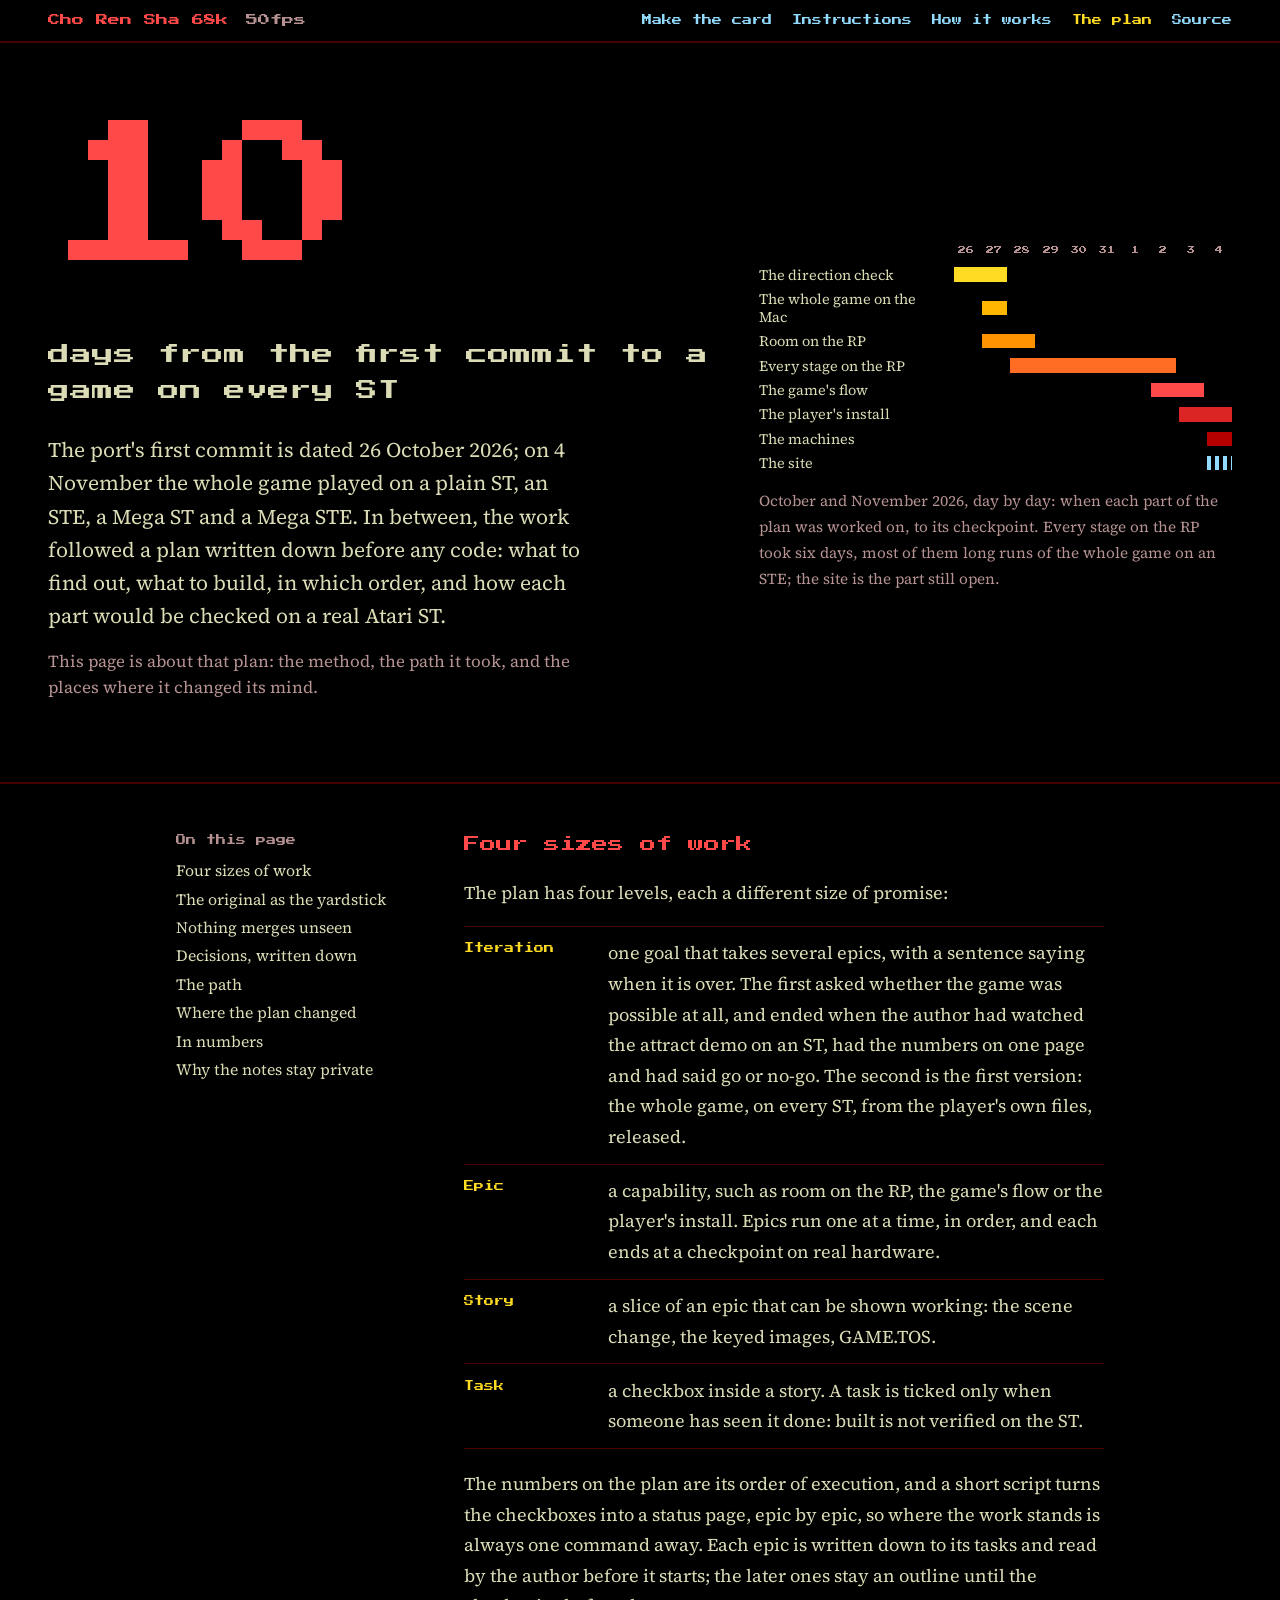
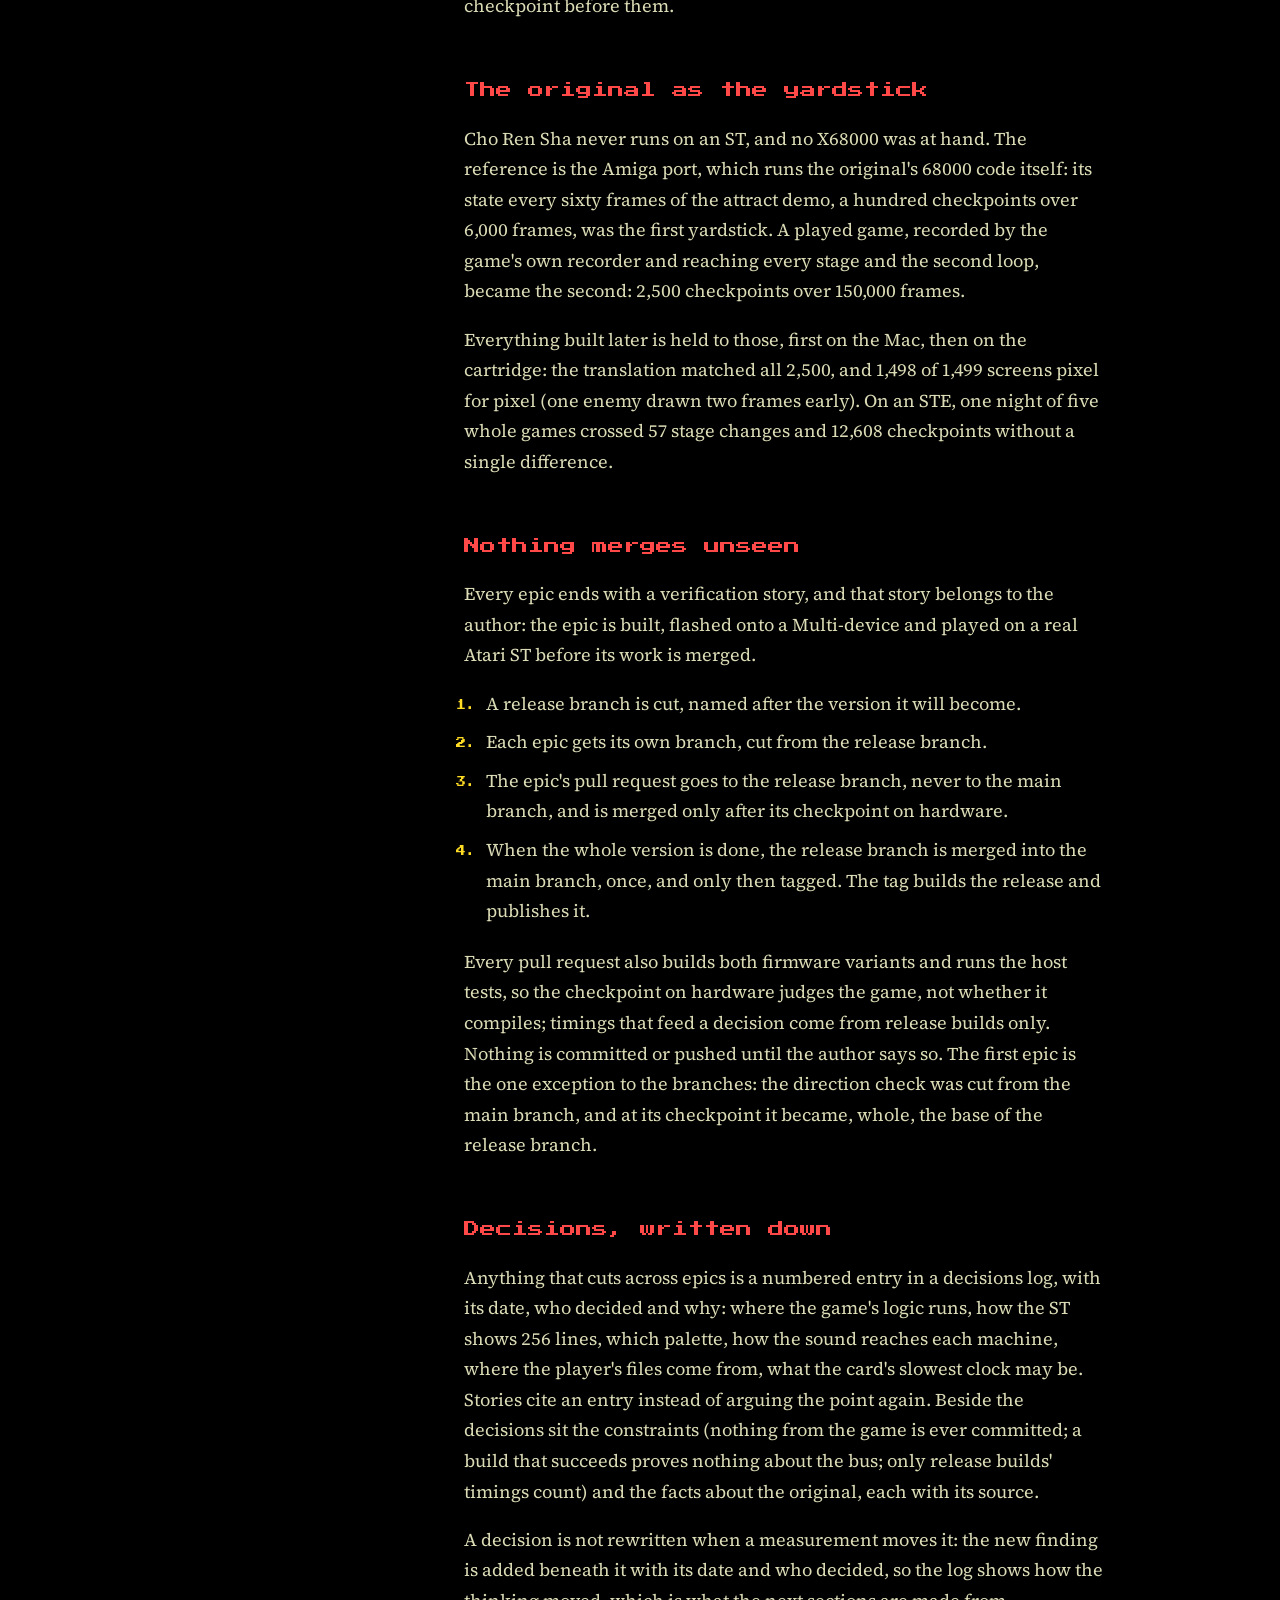
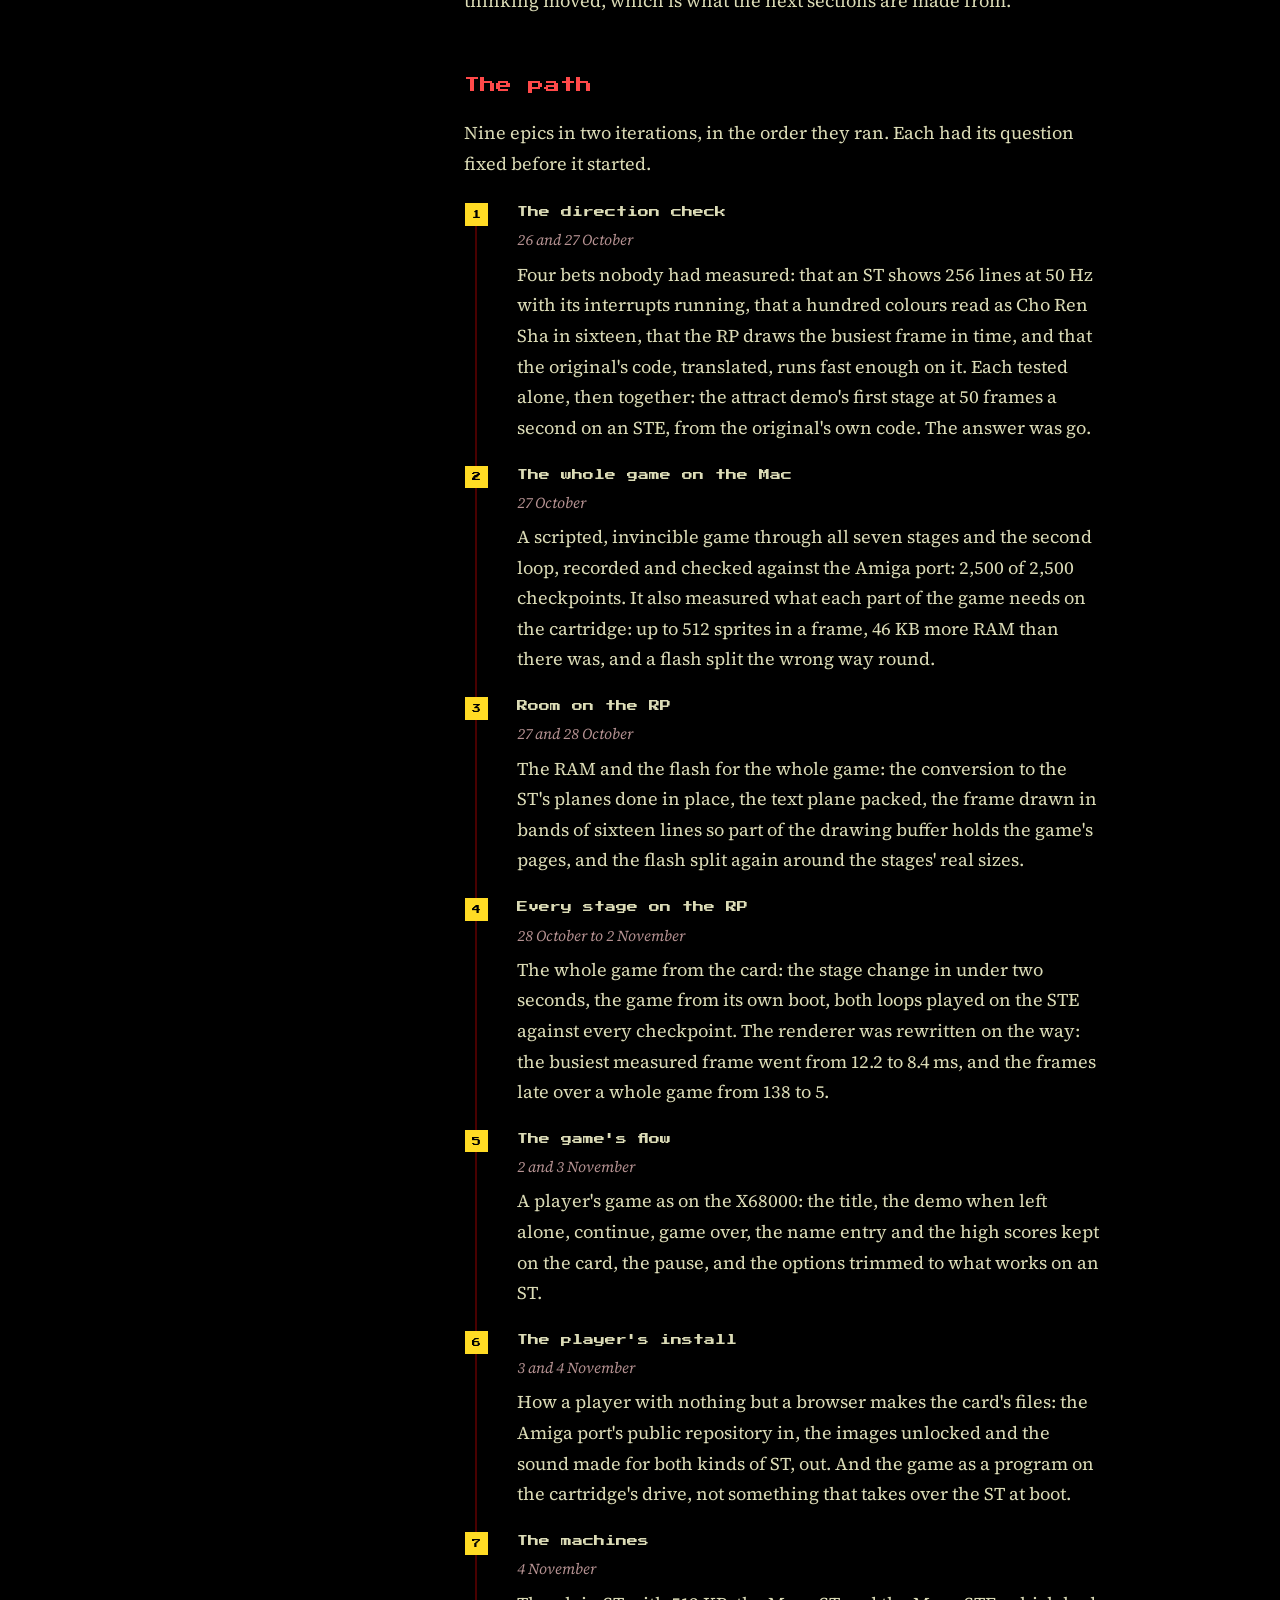
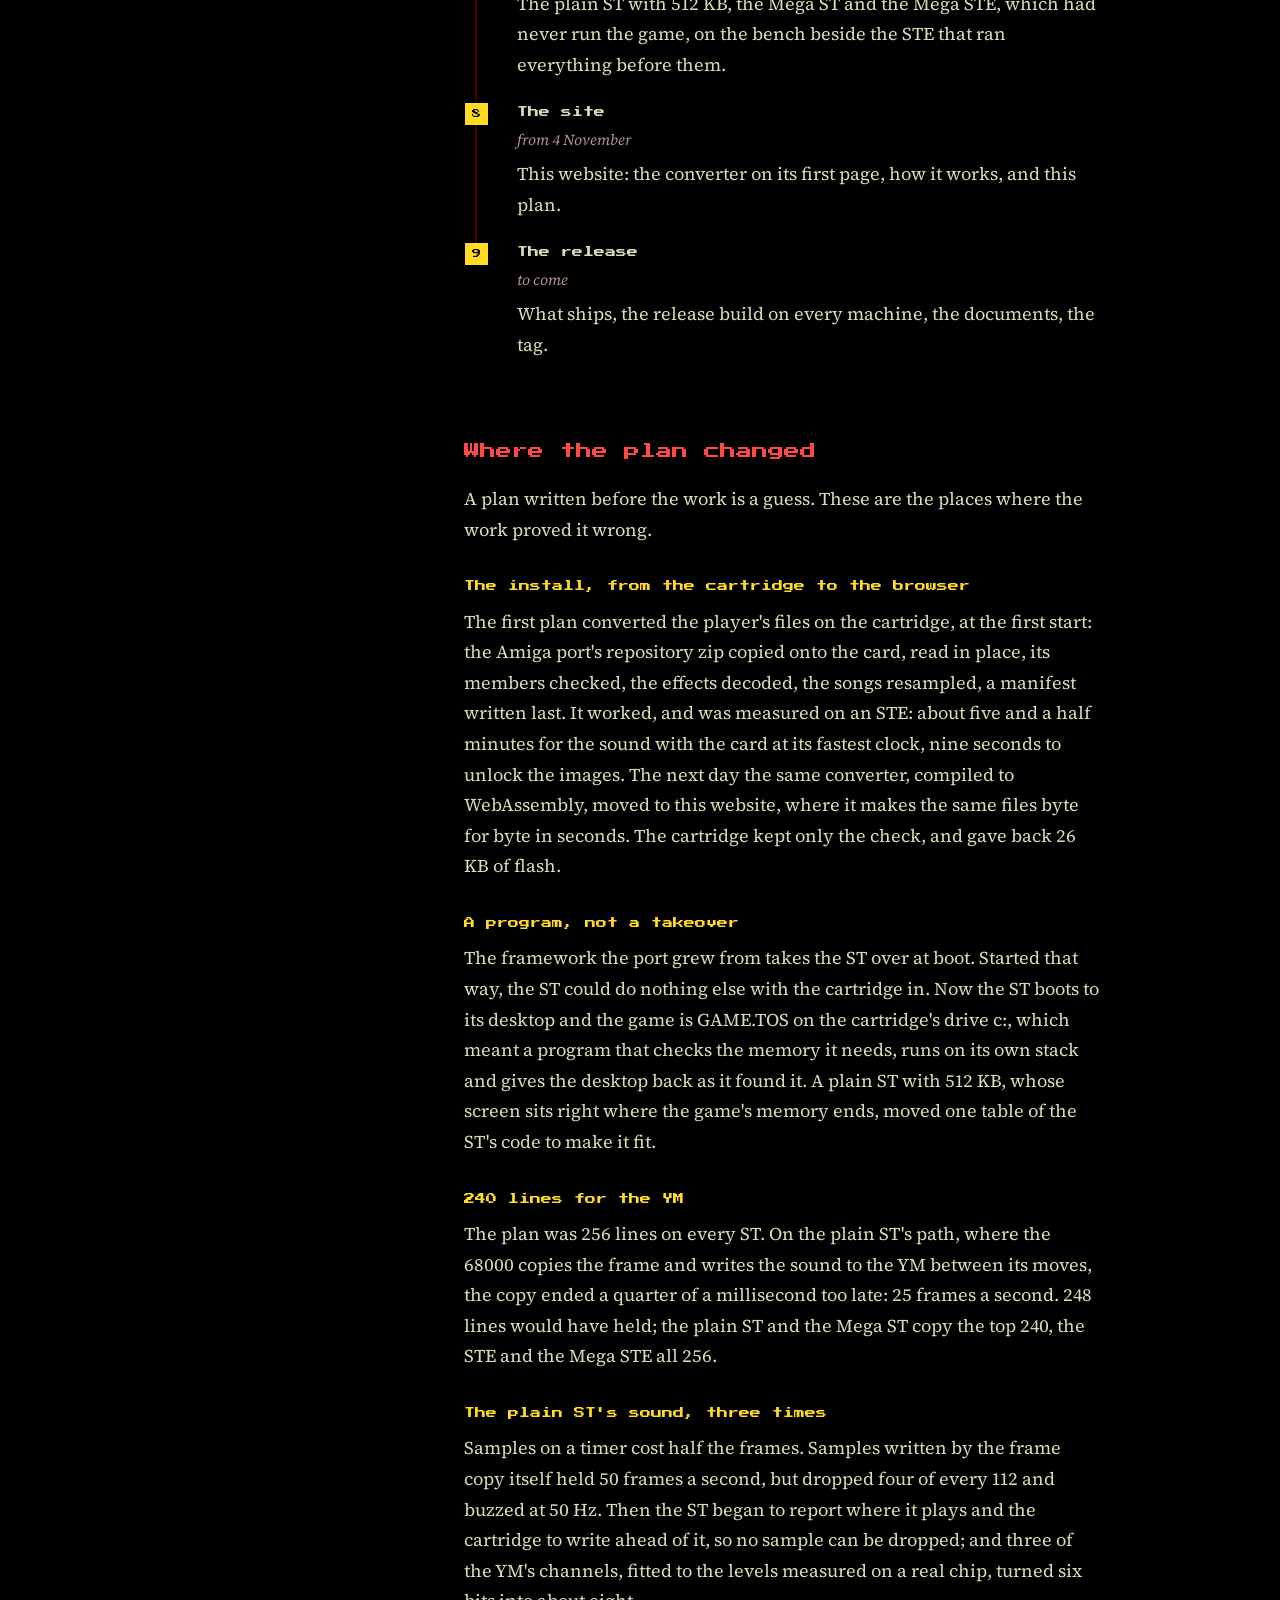
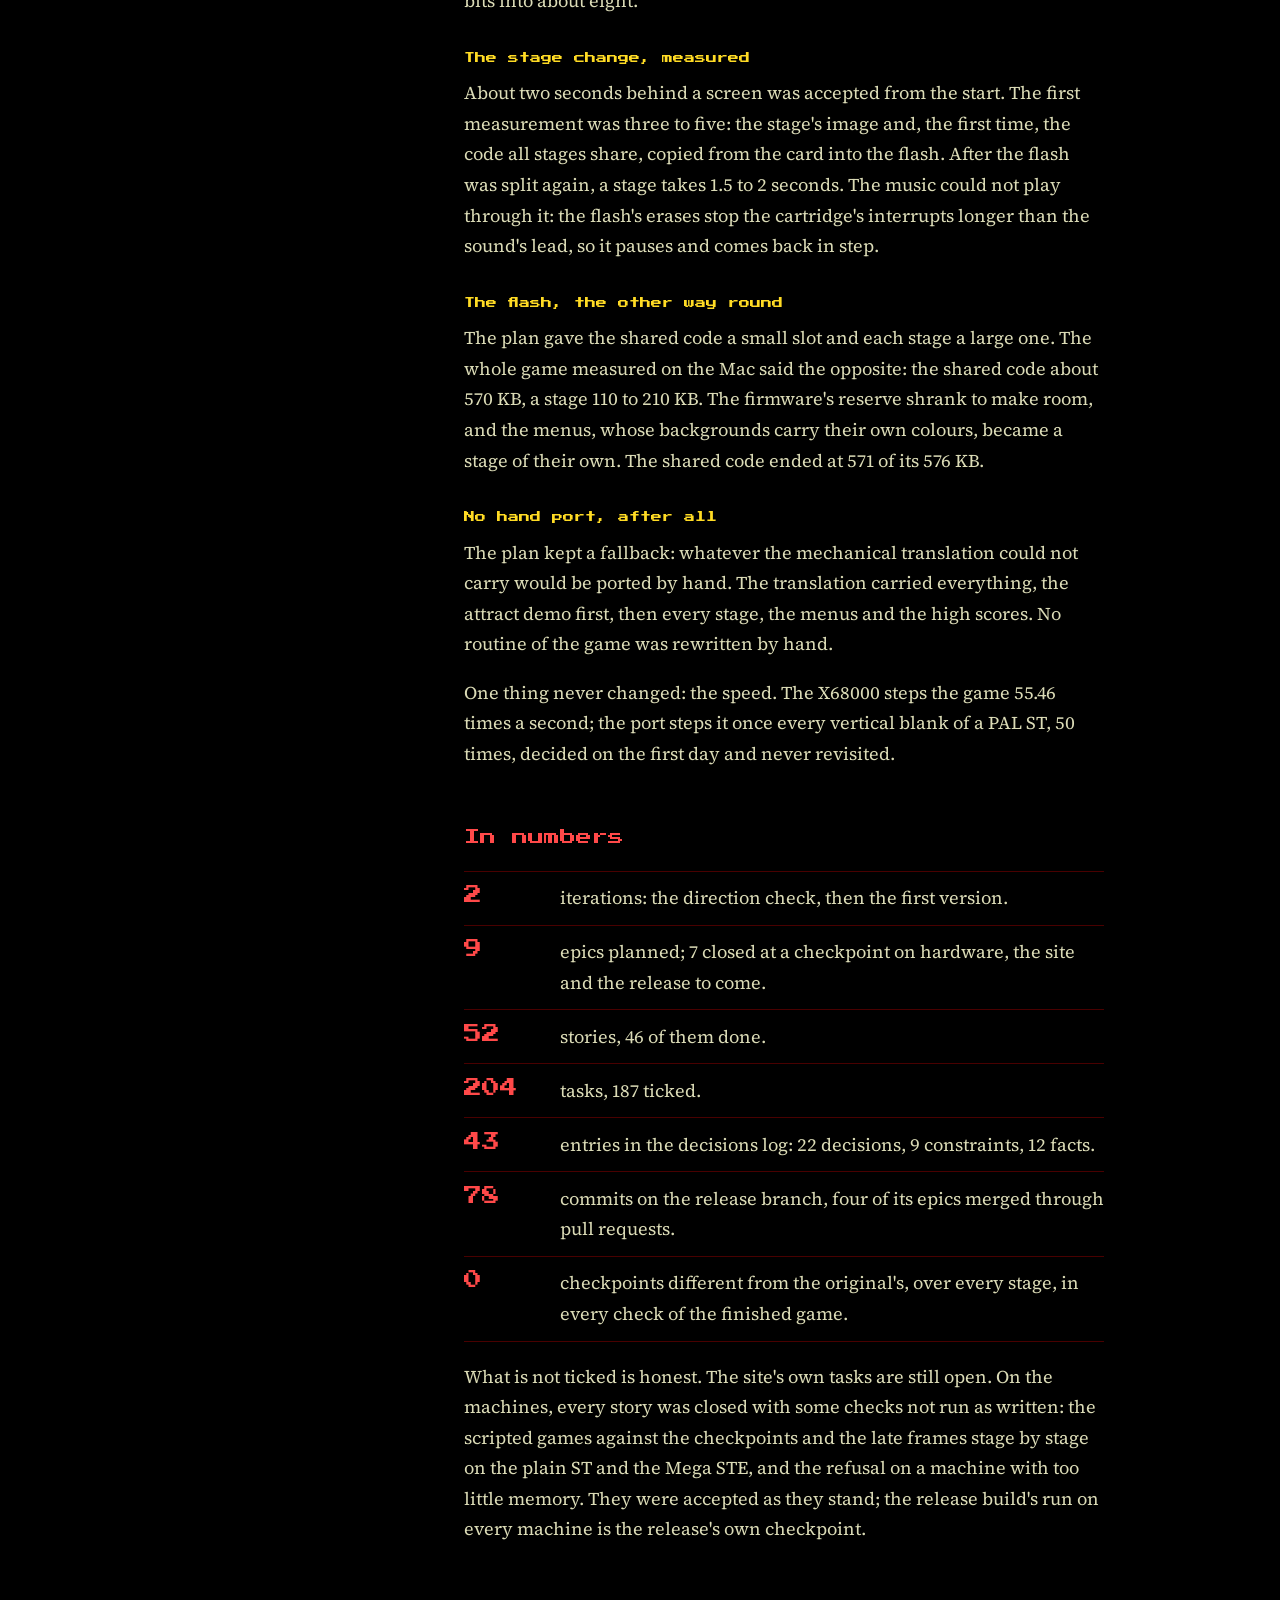
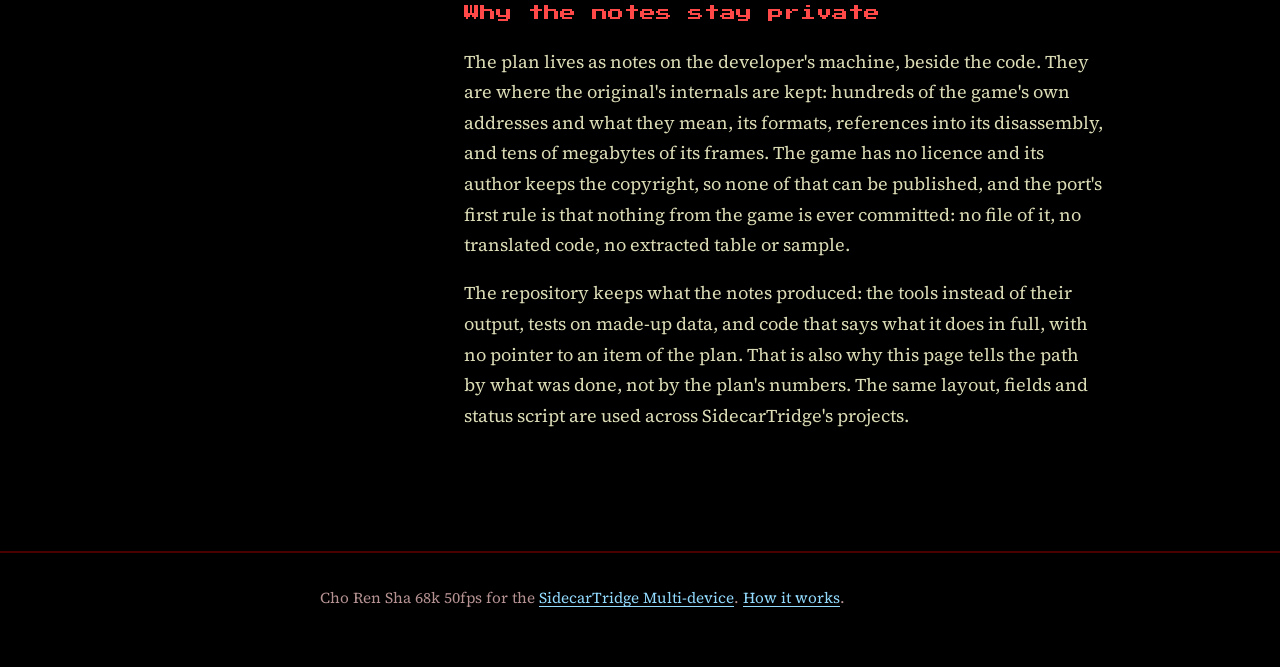
<file: site/plan.html>
<!doctype html>
<html lang="en">
<head>
<meta charset="utf-8">
<meta name="viewport" content="width=device-width, initial-scale=1">
<title>Cho Ren Sha 68k: how the work was planned</title>
<meta name="description" content="Ten days from the first commit: how the Atari ST port of Cho Ren Sha 68k was planned in iterations, epics, stories and tasks, checked against the original at every step, and how the plan changed on the way.">
<meta property="og:title" content="Cho Ren Sha 68k: how the work was planned">
<meta property="og:description" content="Ten days, nine epics, 204 tasks: the method behind the 50 fps port, and how the plan changed on the way.">
<meta property="og:image" content="https://chorensha.sidecartridge.com/images/icon.png">
<meta property="og:url" content="https://chorensha.sidecartridge.com/plan.html">
<link rel="canonical" href="https://chorensha.sidecartridge.com/plan.html">
<link rel="icon" href="images/icon.png">
<link rel="preload" href="fonts/press-start-2p.woff2" as="font" type="font/woff2" crossorigin>
<link rel="stylesheet" href="site.css">
<link rel="stylesheet" href="vendor/cookieconsent.css">
<script src="vendor/cookieconsent.js"></script>
<script src="consent.js"></script>
<!-- Google Analytics, as on the article's page: only after consent, only on *.sidecartridge.com. -->
<script type="text/plain" data-cookiecategory="analytics">
    (function () {
        var GA_ID = 'G-6VT9RXTJ2N';
        if (!/(^|\.)sidecartridge\.com$/.test(location.hostname)) return;
        var s = document.createElement('script');
        s.async = true;
        s.src = 'https://www.googletagmanager.com/gtag/js?id=' + GA_ID;
        document.head.appendChild(s);
        window.dataLayer = window.dataLayer || [];
        window.gtag = function () { dataLayer.push(arguments); };
        gtag('js', new Date());
        gtag('config', GA_ID);
    })();
</script>
</head>
<body>
<a class="skip" href="#start">Skip to the plan</a>

<header class="top">
  <a class="name" href="index.html">Cho Ren Sha 68k <span>50fps</span></a>
  <nav aria-label="Links">
    <a href="index.html#convert">Make the card</a>
    <a href="play.html">Instructions</a>
    <a href="index.html#how">How it works</a>
    <a href="plan.html" aria-current="page">The plan</a>
    <a href="https://github.com/sidecartridge/md-chorensha">Source</a>
  </nav>
</header>

<section class="hero plan-hero" id="top">
  <div class="hero-text">
    <h1 class="title"><span class="big">10</span> days from the first commit to a game on every ST</h1>
    <p class="lede">The port's first commit is dated 26 October 2026; on 4 November the whole game
    played on a plain ST, an STE, a Mega ST and a Mega STE. In between, the work followed a plan
    written down before any code: what to find out, what to build, in which order, and how each
    part would be checked on a real Atari ST.</p>
    <p class="lede small">This page is about that plan: the method, the path it took, and the
    places where it changed its mind.</p>
  </div>
  <figure class="days" aria-labelledby="days-cap">
    <div class="days-grid" role="img" aria-label="When each part of the plan was worked on, from 26 October to 4 November">
      <span class="d-head" style="grid-column:2">26</span><span class="d-head" style="grid-column:3">27</span><span class="d-head" style="grid-column:4">28</span><span class="d-head" style="grid-column:5">29</span><span class="d-head" style="grid-column:6">30</span><span class="d-head" style="grid-column:7">31</span><span class="d-head" style="grid-column:8">1</span><span class="d-head" style="grid-column:9">2</span><span class="d-head" style="grid-column:10">3</span><span class="d-head" style="grid-column:11">4</span>
      <span class="d-row">The direction check</span><span class="d-bar r1" style="grid-column:2 / 4"></span>
      <span class="d-row">The whole game on the Mac</span><span class="d-bar r2" style="grid-column:3 / 4"></span>
      <span class="d-row">Room on the RP</span><span class="d-bar r3" style="grid-column:3 / 5"></span>
      <span class="d-row">Every stage on the RP</span><span class="d-bar r4" style="grid-column:4 / 10"></span>
      <span class="d-row">The game's flow</span><span class="d-bar r5" style="grid-column:9 / 11"></span>
      <span class="d-row">The player's install</span><span class="d-bar r6" style="grid-column:10 / 12"></span>
      <span class="d-row">The machines</span><span class="d-bar r7" style="grid-column:11 / 12"></span>
      <span class="d-row">The site</span><span class="d-bar r8 open" style="grid-column:11 / 12"></span>
    </div>
    <figcaption id="days-cap">October and November 2026, day by day: when each part of the plan
    was worked on, to its checkpoint. Every stage on the RP took six days, most of them long runs
    of the whole game on an STE; the site is the part still open.</figcaption>
  </figure>
</section>

<div class="layout">
<nav class="contents" aria-label="Contents">
  <p class="contents-title">On this page</p>
  <ol>
    <li><a href="#units">Four sizes of work</a></li>
    <li><a href="#oracle">The original as the yardstick</a></li>
    <li><a href="#checkpoints">Nothing merges unseen</a></li>
    <li><a href="#decisions">Decisions, written down</a></li>
    <li><a href="#path">The path</a></li>
    <li><a href="#changes">Where the plan changed</a></li>
    <li><a href="#numbers">In numbers</a></li>
    <li><a href="#private">Why the notes stay private</a></li>
  </ol>
</nav>

<main id="start">

<section id="units">
<h2>Four sizes of work</h2>
<p>The plan has four levels, each a different size of promise:</p>
<dl class="facts">
  <div><dt>Iteration</dt><dd>one goal that takes several epics, with a sentence saying when it is over. The first asked whether the game was possible at all, and ended when the author had watched the attract demo on an ST, had the numbers on one page and had said go or no-go. The second is the first version: the whole game, on every ST, from the player's own files, released.</dd></div>
  <div><dt>Epic</dt><dd>a capability, such as room on the RP, the game's flow or the player's install. Epics run one at a time, in order, and each ends at a checkpoint on real hardware.</dd></div>
  <div><dt>Story</dt><dd>a slice of an epic that can be shown working: the scene change, the keyed images, GAME.TOS.</dd></div>
  <div><dt>Task</dt><dd>a checkbox inside a story. A task is ticked only when someone has seen it done: built is not verified on the ST.</dd></div>
</dl>
<p>The numbers on the plan are its order of execution, and a short script turns the checkboxes
into a status page, epic by epic, so where the work stands is always one command away. Each epic
is written down to its tasks and read by the author before it starts; the later ones stay an
outline until the checkpoint before them.</p>
</section>

<section id="oracle">
<h2>The original as the yardstick</h2>
<p>Cho Ren Sha never runs on an ST, and no X68000 was at hand. The reference is the Amiga port,
which runs the original's 68000 code itself: its state every sixty frames of the attract demo,
a hundred checkpoints over 6,000 frames, was the first yardstick. A played game, recorded by the
game's own recorder and reaching every stage and the second loop, became the second: 2,500
checkpoints over 150,000 frames.</p>
<p>Everything built later is held to those, first on the Mac, then on the cartridge: the
translation matched all 2,500, and 1,498 of 1,499 screens pixel for pixel (one enemy drawn two
frames early). On an STE, one night of five whole games crossed 57 stage changes and 12,608
checkpoints without a single difference.</p>
</section>

<section id="checkpoints">
<h2>Nothing merges unseen</h2>
<p>Every epic ends with a verification story, and that story belongs to the author: the epic is
built, flashed onto a Multi-device and played on a real Atari ST before its work is merged.</p>
<ol class="steps">
  <li>A release branch is cut, named after the version it will become.</li>
  <li>Each epic gets its own branch, cut from the release branch.</li>
  <li>The epic's pull request goes to the release branch, never to the main branch, and is merged
  only after its checkpoint on hardware.</li>
  <li>When the whole version is done, the release branch is merged into the main branch, once, and
  only then tagged. The tag builds the release and publishes it.</li>
</ol>
<p>Every pull request also builds both firmware variants and runs the host tests, so the
checkpoint on hardware judges the game, not whether it compiles; timings that feed a decision
come from release builds only. Nothing is committed or pushed until the author says so. The
first epic is the one exception to the branches: the direction check was cut from the main
branch, and at its checkpoint it became, whole, the base of the release branch.</p>
</section>

<section id="decisions">
<h2>Decisions, written down</h2>
<p>Anything that cuts across epics is a numbered entry in a decisions log, with its date, who
decided and why: where the game's logic runs, how the ST shows 256 lines, which palette, how the
sound reaches each machine, where the player's files come from, what the card's slowest clock may
be. Stories cite an entry instead of arguing the point again. Beside the decisions sit the
constraints (nothing from the game is ever committed; a build that succeeds proves nothing about
the bus; only release builds' timings count) and the facts about the original, each with its
source.</p>
<p>A decision is not rewritten when a measurement moves it: the new finding is added beneath it
with its date and who decided, so the log shows how the thinking moved, which is what the next
sections are made from.</p>
</section>

<section id="path">
<h2>The path</h2>
<p>Nine epics in two iterations, in the order they ran. Each had its question fixed before it
started.</p>
<ol class="path">
  <li>
    <h3>The direction check</h3>
    <p class="when">26 and 27 October</p>
    <p>Four bets nobody had measured: that an ST shows 256 lines at 50 Hz with its interrupts
    running, that a hundred colours read as Cho Ren Sha in sixteen, that the RP draws the busiest
    frame in time, and that the original's code, translated, runs fast enough on it. Each tested
    alone, then together: the attract demo's first stage at 50 frames a second on an STE, from the
    original's own code. The answer was go.</p>
  </li>
  <li>
    <h3>The whole game on the Mac</h3>
    <p class="when">27 October</p>
    <p>A scripted, invincible game through all seven stages and the second loop, recorded and
    checked against the Amiga port: 2,500 of 2,500 checkpoints. It also measured what each part
    of the game needs on the cartridge: up to 512 sprites in a frame, 46 KB more RAM than there
    was, and a flash split the wrong way round.</p>
  </li>
  <li>
    <h3>Room on the RP</h3>
    <p class="when">27 and 28 October</p>
    <p>The RAM and the flash for the whole game: the conversion to the ST's planes done in place,
    the text plane packed, the frame drawn in bands of sixteen lines so part of the drawing buffer
    holds the game's pages, and the flash split again around the stages' real sizes.</p>
  </li>
  <li>
    <h3>Every stage on the RP</h3>
    <p class="when">28 October to 2 November</p>
    <p>The whole game from the card: the stage change in under two seconds, the game from its own
    boot, both loops played on the STE against every checkpoint. The renderer was rewritten on
    the way: the busiest measured frame went from 12.2 to 8.4 ms, and the frames late over a
    whole game from 138 to 5.</p>
  </li>
  <li>
    <h3>The game's flow</h3>
    <p class="when">2 and 3 November</p>
    <p>A player's game as on the X68000: the title, the demo when left alone, continue, game
    over, the name entry and the high scores kept on the card, the pause, and the options trimmed
    to what works on an ST.</p>
  </li>
  <li>
    <h3>The player's install</h3>
    <p class="when">3 and 4 November</p>
    <p>How a player with nothing but a browser makes the card's files: the Amiga port's public
    repository in, the images unlocked and the sound made for both kinds of ST, out. And the game
    as a program on the cartridge's drive, not something that takes over the ST at boot.</p>
  </li>
  <li>
    <h3>The machines</h3>
    <p class="when">4 November</p>
    <p>The plain ST with 512 KB, the Mega ST and the Mega STE, which had never run the game, on
    the bench beside the STE that ran everything before them.</p>
  </li>
  <li>
    <h3>The site</h3>
    <p class="when">from 4 November</p>
    <p>This website: the converter on its first page, how it works, and this plan.</p>
  </li>
  <li>
    <h3>The release</h3>
    <p class="when">to come</p>
    <p>What ships, the release build on every machine, the documents, the tag.</p>
  </li>
</ol>
</section>

<section id="changes">
<h2>Where the plan changed</h2>
<p>A plan written before the work is a guess. These are the places where the work proved it
wrong.</p>

<h3 class="turn">The install, from the cartridge to the browser</h3>
<p>The first plan converted the player's files on the cartridge, at the first start: the Amiga
port's repository zip copied onto the card, read in place, its members checked, the effects
decoded, the songs resampled, a manifest written last. It worked, and was measured on an STE:
about five and a half minutes for the sound with the card at its fastest clock, nine seconds to
unlock the images. The next day the same converter, compiled to WebAssembly, moved to this
website, where it makes the same files byte for byte in seconds. The cartridge kept only the check,
and gave back 26 KB of flash.</p>

<h3 class="turn">A program, not a takeover</h3>
<p>The framework the port grew from takes the ST over at boot. Started that way, the ST could do
nothing else with the cartridge in. Now the ST boots to its desktop and the game is GAME.TOS on
the cartridge's drive c:, which meant a program that checks the memory it needs, runs on its own
stack and gives the desktop back as it found it. A plain ST with 512 KB, whose screen sits right
where the game's memory ends, moved one table of the ST's code to make it fit.</p>

<h3 class="turn">240 lines for the YM</h3>
<p>The plan was 256 lines on every ST. On the plain ST's path, where the 68000 copies the frame
and writes the sound to the YM between its moves, the copy ended a quarter of a millisecond too
late: 25 frames a second. 248 lines would have held; the plain ST and the Mega ST copy the top
240, the STE and the Mega STE all 256.</p>

<h3 class="turn">The plain ST's sound, three times</h3>
<p>Samples on a timer cost half the frames. Samples written by the frame copy itself held 50
frames a second, but dropped four of every 112 and buzzed at 50 Hz. Then the ST began to report
where it plays and the cartridge to write ahead of it, so no sample can be dropped; and three of
the YM's channels, fitted to the levels measured on a real chip, turned six bits into about
eight.</p>

<h3 class="turn">The stage change, measured</h3>
<p>About two seconds behind a screen was accepted from the start. The first measurement was three
to five: the stage's image and, the first time, the code all stages share, copied from the card
into the flash. After the flash was split again, a stage takes 1.5 to 2 seconds. The music could
not play through it: the flash's erases stop the cartridge's interrupts longer than the sound's
lead, so it pauses and comes back in step.</p>

<h3 class="turn">The flash, the other way round</h3>
<p>The plan gave the shared code a small slot and each stage a large one. The whole game measured
on the Mac said the opposite: the shared code about 570 KB, a stage 110 to 210 KB. The firmware's
reserve shrank to make room, and the menus, whose backgrounds carry their own colours, became a
stage of their own. The shared code ended at 571 of its 576 KB.</p>

<h3 class="turn">No hand port, after all</h3>
<p>The plan kept a fallback: whatever the mechanical translation could not carry would be ported
by hand. The translation carried everything, the attract demo first, then every stage, the
menus and the high scores. No routine of the game was rewritten by hand.</p>

<p>One thing never changed: the speed. The X68000 steps the game 55.46 times a second; the port
steps it once every vertical blank of a PAL ST, 50 times, decided on the first day and never
revisited.</p>
</section>

<section id="numbers">
<h2>In numbers</h2>
<dl class="facts tally">
  <div><dt>2</dt><dd>iterations: the direction check, then the first version.</dd></div>
  <div><dt>9</dt><dd>epics planned; 7 closed at a checkpoint on hardware, the site and the release to come.</dd></div>
  <div><dt>52</dt><dd>stories, 46 of them done.</dd></div>
  <div><dt>204</dt><dd>tasks, 187 ticked.</dd></div>
  <div><dt>43</dt><dd>entries in the decisions log: 22 decisions, 9 constraints, 12 facts.</dd></div>
  <div><dt>78</dt><dd>commits on the release branch, four of its epics merged through pull requests.</dd></div>
  <div><dt>0</dt><dd>checkpoints different from the original's, over every stage, in every check of the finished game.</dd></div>
</dl>
<p>What is not ticked is honest. The site's own tasks are still open. On the machines, every story
was closed with some checks not run as written: the scripted games against the checkpoints and
the late frames stage by stage on the plain ST and the Mega STE, and the refusal on a machine
with too little memory. They were accepted as they stand; the release build's run on every machine
is the release's own checkpoint.</p>
</section>

<section id="private">
<h2>Why the notes stay private</h2>
<p>The plan lives as notes on the developer's machine, beside the code. They are where the
original's internals are kept: hundreds of the game's own addresses and what they mean, its
formats, references into its disassembly, and tens of megabytes of its frames. The game has no
licence and its author keeps the copyright, so none of that can be published, and the port's first
rule is that nothing from the game is ever committed: no file of it, no translated code, no
extracted table or sample.</p>
<p>The repository keeps what the notes produced: the tools instead of their output, tests on
made-up data, and code that says what it does in full, with no pointer to an item of the plan.
That is also why this page tells the path by what was done, not by the plan's numbers. The same
layout, fields and status script are used across SidecarTridge's projects.</p>
</section>

</main>
</div>

<footer class="foot">
  <p>Cho Ren Sha 68k 50fps for the <a href="https://sidecartridge.com">SidecarTridge Multi-device</a>.
  <a href="index.html#how">How it works</a>.</p>
</footer>

<script src="site.js"></script>
</body>
</html>
</file>
<file: site/site.css>
/* The site's style. Every colour is one an Atari ST can show (each channel one of its eight
   levels: 00 24 49 6D 92 B6 DB FF). The page is the black of Cho Ren Sha's title screen; the
   red is its brush-stroke logo, the pale blue its menu and the gold its cursor. Behind the logo
   the hero fires: 超連射 is "super rapid fire". Headings are set in Press Start 2P, the 8 x 8
   font the cartridge draws its own screens with; the reading text in Source Serif 4. */

@font-face {
  font-family: "Press Start 2P";
  src: url("fonts/press-start-2p.woff2") format("woff2");
  font-display: swap;
}
@font-face {
  font-family: "Source Serif 4";
  src: url("fonts/source-serif-4.woff2") format("woff2");
  font-weight: 200 900;
  font-display: swap;
}
@font-face {
  font-family: "Source Serif 4";
  src: url("fonts/source-serif-4-italic.woff2") format("woff2");
  font-weight: 200 900;
  font-style: italic;
  font-display: swap;
}

:root {
  --night: #000000;   /* the title screen */
  --ember: #240000;   /* panels */
  --rule: #490000;
  --brush: #ff4949;   /* the logo's red, for text on black */
  --deep-red: #db0000;
  --paper: #dbdbb6;
  --muted: #b69292;
  --menu: #92dbff;    /* the title menu */
  --gold: #ffdb24;    /* its cursor */
  --ok: #49db49;
  --pixel: "Press Start 2P", ui-monospace, monospace;
  --serif: "Source Serif 4", Charter, "Iowan Old Style", Georgia, serif;
  --measure: 40rem;
  --gutter: clamp(16px, 4vw, 48px);
}

* { box-sizing: border-box; }
html { -webkit-text-size-adjust: 100%; scroll-padding-top: 4.5rem; }
@media (prefers-reduced-motion: no-preference) { html { scroll-behavior: smooth; } }
body {
  margin: 0;
  background: var(--night);
  color: var(--paper);
  font: 400 1.125rem/1.7 var(--serif);
  font-variant-numeric: oldstyle-nums proportional-nums;
  overflow-x: hidden;
}

a { color: var(--menu); text-decoration-thickness: 1px; text-underline-offset: 0.18em; }
a:hover { text-decoration-thickness: 2px; }
:focus-visible { outline: 3px solid var(--gold); outline-offset: 3px; }
code { font: 0.92em ui-monospace, "SF Mono", Menlo, Consolas, monospace; color: var(--gold); }
b, strong { font-weight: 650; }
img { max-width: 100%; height: auto; }

.skip { position: absolute; left: -999px; top: 0; z-index: 10; padding: 0.5rem 1rem; background: var(--gold); color: var(--night); }
.skip:focus { left: 0; }

/* ---- the bar at the top ---- */

.top {
  position: sticky;
  top: 0;
  z-index: 5;
  display: flex;
  align-items: center;
  gap: 1rem 1.5rem;
  flex-wrap: wrap;
  padding: 0.75rem var(--gutter);
  background: rgba(0, 0, 0, 0.92);
  border-bottom: 2px solid var(--rule);
}
.top .name {
  font: 12px/1.4 var(--pixel);
  color: var(--brush);
  text-decoration: none;
  margin-right: auto;
}
.top .name span { color: var(--muted); margin-left: 0.5em; }
.top nav { display: flex; gap: 0.5rem 1.25rem; flex-wrap: wrap; }
.top nav a { font: 10px/1.6 var(--pixel); color: var(--menu); text-decoration: none; }
.top nav a:hover, .top nav a[aria-current] { color: var(--gold); }

.dev-switch {
  display: inline-flex;
  align-items: center;
  gap: 0.6rem;
  padding: 0;
  border: 0;
  background: none;
  color: var(--muted);
  font: 10px/1.6 var(--pixel);
  cursor: pointer;
}
.dev-switch .track {
  width: 34px;
  height: 18px;
  border: 2px solid var(--muted);
  position: relative;
}
.dev-switch .knob {
  position: absolute;
  top: 2px;
  left: 2px;
  width: 10px;
  height: 10px;
  background: var(--muted);
}
.dev-switch[aria-checked="true"] { color: var(--gold); }
.dev-switch[aria-checked="true"] .track { border-color: var(--gold); }
.dev-switch[aria-checked="true"] .knob { left: 18px; background: var(--gold); }

/* ---- the hero: the logo, firing ---- */

.hero {
  position: relative;
  display: grid;
  grid-template-columns: minmax(0, 7fr) minmax(0, 5fr);
  gap: 2rem 3rem;
  align-items: start;
  padding: clamp(2.5rem, 6vw, 5rem) var(--gutter) clamp(2.5rem, 5vw, 4rem);
  overflow: hidden;
  border-bottom: 2px solid var(--rule);
}
.hero-text { position: relative; z-index: 1; grid-column: 1; grid-row: 1; }
.hero .convert { grid-column: 2; grid-row: 1 / span 2; }
.hero .screen { grid-column: 1; grid-row: 2; position: relative; z-index: 1; }
.hero h1 { margin: 0 0 1.5rem; line-height: 0; }
.hero .logo {
  width: min(100%, 696px);   /* three times the game's own pixels */
  image-rendering: pixelated;
  image-rendering: crisp-edges;
}
.lede { max-width: 34rem; margin: 0 0 1rem; font-size: 1.3rem; line-height: 1.6; }
.lede.small { font-size: 1.05rem; color: var(--muted); }

/* The rapid fire: two streams of shots rising behind the logo, as the player's ship fires up
   the screen. One motion on the page; still for a reader who asks for less motion. */
.fire {
  position: absolute;
  top: 0;
  bottom: 0;
  /* the middle of the gap between the two columns (7fr and 5fr, a 3rem gap) */
  left: calc(var(--gutter) + (100% - 2 * var(--gutter) - 3rem) * 7 / 12 + 1.5rem - 11px);
  width: 22px;
  pointer-events: none;
  opacity: 0.55;
  background:
    linear-gradient(180deg, var(--night), transparent 25%, transparent 75%, var(--night)),
    repeating-linear-gradient(180deg, var(--gold) 0 14px, transparent 14px 46px) 0 0 / 4px 46px repeat-y,
    repeating-linear-gradient(180deg, #ffffb6 0 14px, transparent 14px 46px) 18px 23px / 4px 46px repeat-y;
}
@media (prefers-reduced-motion: no-preference) {
  .fire { animation: fire 0.36s linear infinite; }
  @keyframes fire { to { background-position: 0 0, 0 -46px, 18px -23px; } }
}

/* ---- the converter, as the game's title menu ---- */

.convert {
  position: relative;
  z-index: 1;
  background: var(--ember);
  border: 2px solid var(--rule);
  padding: 1.5rem 1.5rem 1.25rem;
}
.convert h2 {
  margin: 0 0 1.25rem;
  font: 16px/1.5 var(--pixel);
  color: var(--paper);
}
.convert ol { list-style: none; margin: 0; padding: 0; }
.step { position: relative; padding: 0 0 1.25rem 2.25rem; }
.step-name {
  display: block;
  font: 12px/1.6 var(--pixel);
  color: var(--menu);
  margin-bottom: 0.5rem;
}
/* the cursor: the title's gold triangle, on the step to do now */
.step::before {
  content: "";
  position: absolute;
  left: 0.25rem;
  top: 0.05rem;
  width: 0;
  height: 0;
  border-top: 7px solid transparent;
  border-bottom: 7px solid transparent;
  border-left: 12px solid var(--gold);
  opacity: 0;
}
.convert[data-step="1"] .step:nth-child(1)::before,
.convert[data-step="2"] .step:nth-child(2)::before,
.convert[data-step="3"] .step:nth-child(3)::before { opacity: 1; }
.convert[data-step="1"] .step:nth-child(1) .step-name,
.convert[data-step="2"] .step:nth-child(2) .step-name,
.convert[data-step="3"] .step:nth-child(3) .step-name { color: var(--gold); }
.step p { margin: 0 0 0.5rem; font-size: 1rem; line-height: 1.55; }

.drop {
  display: block;
  border: 2px dashed var(--rule);
  padding: 1rem;
  text-align: center;
  cursor: pointer;
  font-size: 1rem;
  color: var(--muted);
}
.drop:hover, .drop.over { border-color: var(--brush); color: var(--paper); }
.drop input { position: absolute; width: 1px; height: 1px; opacity: 0; }
.drop:focus-within { outline: 3px solid var(--gold); outline-offset: 3px; }

.convert button {
  font: 10px/1.6 var(--pixel);
  color: var(--night);
  background: var(--gold);
  border: 0;
  padding: 0.7rem 1rem;
  margin: 0.25rem 0.75rem 0.25rem 0;
  cursor: pointer;
}
.convert button:hover { background: #ffffb6; }
.convert button:disabled { background: var(--rule); color: var(--muted); cursor: default; }

.bar { height: 10px; background: var(--rule); margin: 0.75rem 0 0.5rem; }
.bar > div { height: 100%; width: 0; background: var(--ok); }
.status { min-height: 1.5em; margin: 0.25rem 0 0; font-size: 0.95rem; color: var(--muted); }
.status.good { color: var(--ok); }
.status.bad { color: var(--brush); }
.convert .note { margin: 0.5rem 0 0; font-size: 0.9rem; color: var(--muted); }

/* ---- the screen: the game as the ST shows it ---- */

.screen { margin: 0; max-width: 512px; }
.screen .frame { position: relative; line-height: 0; border: 2px solid var(--rule); }
.screen img, .screen video {
  display: block;
  width: 100%;
  height: auto;
  image-rendering: pixelated;
  image-rendering: crisp-edges;
  background: var(--night);
}
.screen video { border: 2px solid var(--rule); }
.watch {
  position: absolute;
  left: 0.75rem;
  bottom: 0.75rem;
  display: inline-flex;
  align-items: center;
  gap: 0.6rem;
  padding: 0.65rem 0.9rem;
  font: 10px/1.6 var(--pixel);
  color: var(--night);
  background: var(--gold);
  text-decoration: none;
}
.watch:hover { background: #ffffb6; }
.watch-icon {
  width: 0;
  height: 0;
  border-top: 6px solid transparent;
  border-bottom: 6px solid transparent;
  border-left: 10px solid var(--night);
}
.screen figcaption { margin-top: 0.75rem; font-size: 0.95rem; line-height: 1.5; color: var(--muted); }

/* ---- the gallery ---- */

.gallery { padding: 2.5rem var(--gutter) 2rem; border-bottom: 2px solid var(--rule); }
.gallery h2 { margin: 0 0 1.5rem; font: 14px/1.6 var(--pixel); color: var(--brush); text-align: center; }
.shots {
  list-style: none;
  margin: 0 auto;
  padding: 0;
  max-width: 64rem;
  display: grid;
  grid-template-columns: repeat(3, minmax(0, 1fr));   /* nine pictures, three by three */
  gap: 1.25rem;
}
.shots figure { margin: 0; }
.shots img {
  display: block;
  width: 100%;
  height: auto;
  image-rendering: pixelated;
  image-rendering: crisp-edges;
  border: 2px solid var(--rule);
}
.shots figcaption { margin-top: 0.4rem; font: 9px/1.8 var(--pixel); color: var(--menu); }
.gallery-note { max-width: 40rem; margin: 1.5rem auto 0; text-align: center; font-size: 0.95rem; color: var(--muted); }

/* the GEM desktop, at twice the ST's low-resolution pixels */
.gem { display: grid; grid-template-columns: minmax(0, 640px); gap: 1.25rem; margin: 0 0 1.5rem; }
.gem figure { margin: 0; }
.gem img { display: block; width: 100%; height: auto; image-rendering: pixelated; image-rendering: crisp-edges; border: 2px solid var(--rule); }
.gem figcaption { margin-top: 0.35rem; font-size: 0.9rem; line-height: 1.4; color: var(--muted); }

.shot-inline { margin: 0 0 1.5rem; max-width: 384px; }
.shot-inline img { display: block; width: 100%; height: auto; image-rendering: pixelated; image-rendering: crisp-edges; border: 2px solid var(--rule); }

/* ---- best scores: the numbers, as the game's own high-score table ---- */

.scores {
  max-width: 64rem;
  margin: 0 auto;
  padding: 2.5rem var(--gutter) 2rem;
  border-bottom: 2px solid var(--rule);
}
.scores h2 { margin: 0 0 1.25rem; font: 14px/1.6 var(--pixel); color: var(--brush); text-align: center; }
.score-table { list-style: none; margin: 0 auto; padding: 0; max-width: 52rem; }
.score-table li {
  display: grid;
  grid-template-columns: 3.5rem 10rem minmax(0, 1fr);
  gap: 1.25rem;
  align-items: baseline;
  padding: 0.5rem 0;
}
.score-table .rank { font: 12px/1.6 var(--pixel); color: var(--menu); }
.score-table .score { font: 20px/1.3 var(--pixel); color: var(--gold); text-align: right; }
.score-table .what { font-size: 1.05rem; line-height: 1.45; }
@media (max-width: 560px) {
  .score-table li { grid-template-columns: 2.5rem minmax(0, 1fr); gap: 0.25rem 0.75rem; }
  .score-table .score { text-align: left; font-size: 16px; }
  .score-table .what { grid-column: 2; }
}

/* ---- the frame's budget, one vertical blank ---- */

.tape { margin: 1.75rem 0; }
.tape-name { font: 9px/1.6 var(--pixel); color: var(--muted); margin: 0.75rem 0 0.35rem !important; }
.tape-bar { display: flex; height: 22px; border: 2px solid var(--rule); }
.tape-bar span { display: block; height: 100%; }
.t-logic, .k-logic { --c: #ffdb24; }
.t-draw, .k-draw { --c: #ff6d24; }
.t-c2p, .k-c2p { --c: #db2424; }
.t-sound, .k-sound { --c: #92dbff; }
.t-copy, .k-copy { --c: #dbdbb6; }
.t-other, .k-other { --c: #b69292; }
.t-spare, .k-spare { --c: #49db49; }
.tape-bar span { background: var(--c); }
.tape figcaption { margin-top: 0.9rem; font-size: 0.95rem; color: var(--muted); }
.tape figcaption b { color: var(--c); font-weight: 600; }

/* ---- the article ---- */

.layout {
  display: grid;
  grid-template-columns: 15rem minmax(0, var(--measure));
  gap: 3rem;
  justify-content: center;
  padding: 3rem var(--gutter) 4rem;
}
.contents { position: sticky; top: 5rem; align-self: start; }
.contents-title { font: 10px/1.6 var(--pixel); color: var(--muted); margin: 0 0 0.75rem; }
.contents ol { list-style: none; margin: 0; padding: 0; counter-reset: c; }
.contents li { margin: 0 0 0.45rem; font-size: 0.98rem; line-height: 1.35; }
.contents a { color: var(--paper); text-decoration: none; }
.contents a:hover { color: var(--gold); }

main section { margin: 0 0 3.5rem; }
main h2 {
  font: 16px/1.6 var(--pixel);
  color: var(--brush);
  margin: 0 0 1.25rem;
}
main h3 { font: 11px/1.6 var(--pixel); color: var(--menu); margin: 2rem 0 0.75rem; }
main p { margin: 0 0 1.1rem; }
main ul, main ol { margin: 0 0 1.25rem; padding-left: 1.4rem; }
main li { margin: 0 0 0.5rem; }
main li::marker { color: var(--brush); }

.more { border-left: 4px solid var(--deep-red); padding: 0.25rem 0 0.25rem 1.25rem; margin: 1.5rem 0; }
.more-label { font: 10px/1.6 var(--pixel); color: var(--gold); margin: 0 0 0.75rem !important; }
html[data-dev="off"] .dev { display: none; }

.t { width: 100%; border-collapse: collapse; font-size: 0.95rem; margin: 0 0 1.25rem; }
.t th, .t td { text-align: left; vertical-align: top; padding: 0.45rem 0.75rem 0.45rem 0; border-bottom: 1px solid var(--rule); }
.t th { font: 9px/1.6 var(--pixel); color: var(--muted); }

.foot {
  border-top: 2px solid var(--rule);
  padding: 2rem var(--gutter) 3rem;
  font-size: 0.95rem;
  color: var(--muted);
}
.foot p { max-width: var(--measure); margin: 0 auto 0.5rem; }

/* ---- the plan ---- */

.hero h1.title { margin: 0 0 1.5rem; font: 400 clamp(1rem, 2.4vw, 1.35rem)/1.7 var(--pixel); color: var(--paper); }
.hero h1.title .big {
  display: block;
  margin-bottom: 0.35em;
  font-size: clamp(6rem, 20vw, 10rem);
  line-height: 1;
  letter-spacing: -0.04em;
  color: var(--brush);
}
.plan-hero { align-items: center; }

.days { margin: 0; position: relative; z-index: 1; }
.days-grid {
  display: grid;
  grid-template-columns: minmax(8rem, 12rem) repeat(10, minmax(0, 1fr));
  align-items: center;
  gap: 0.4rem 3px;
  font-size: 0.9rem;
}
.days-grid::before { content: ""; grid-row: 1; grid-column: 1; }   /* the corner above the names */
.d-head { font: 8px/1 var(--pixel); color: var(--muted); text-align: center; padding-bottom: 0.3rem; grid-row: 1; }
.d-row { grid-column: 1; line-height: 1.25; padding-right: 0.75rem; }
.d-bar { height: 0.9rem; }
/* the bars: from the cursor's gold to the brush's red, as the title fades */
.r1 { background: #ffdb24; } .r2 { background: #ffb600; } .r3 { background: #ff9200; }
.r4 { background: #ff6d24; } .r5 { background: #ff4949; } .r6 { background: #db2424; }
.r7 { background: #b60000; }
.r8 { background: repeating-linear-gradient(90deg, var(--menu) 0 4px, transparent 4px 8px); }
.days figcaption { margin-top: 1rem; font-size: 0.95rem; color: var(--muted); }
@media (max-width: 30rem) { .days-grid { grid-template-columns: minmax(6.5rem, 8rem) repeat(10, minmax(0, 1fr)); font-size: 0.8rem; } }

.facts { margin: 0 0 1.25rem; }
.facts div { display: grid; grid-template-columns: minmax(0, 8rem) minmax(0, 1fr); gap: 1rem; padding: 0.7rem 0; border-top: 1px solid var(--rule); }
.facts div:last-child { border-bottom: 1px solid var(--rule); }
.facts dt { font: 10px/2 var(--pixel); color: var(--gold); }
.facts dd { margin: 0; }
.tally div { grid-template-columns: minmax(0, 5rem) minmax(0, 1fr); align-items: baseline; }
.tally dt { font: 18px/1.2 var(--pixel); color: var(--brush); }
@media (max-width: 30rem) { .facts div { grid-template-columns: 1fr; gap: 0.2rem; } }

.steps li::marker { font: 10px var(--pixel); color: var(--gold); }

/* the path: a sequence, numbered, with its dates */
.path { margin: 1.5rem 0 0; padding: 0; list-style: none; counter-reset: it; }
.path li { position: relative; padding: 0 0 1.4rem 2.5rem; border-left: 2px solid var(--rule); margin: 0 0 0 0.7rem; counter-increment: it; }
.path li:last-child { border-color: transparent; }
.path li::before {
  content: counter(it);
  position: absolute;
  left: -0.75rem;
  top: 0;
  width: 1.4rem;
  height: 1.4rem;
  display: grid;
  place-items: center;
  font: 9px/1 var(--pixel);
  color: var(--night);
  background: var(--gold);
}
.path h3 { margin: 0 0 0.2rem; font: 400 11px/1.9 var(--pixel); color: var(--paper); }
.path .when { margin: 0 0 0.4rem; font-size: 0.95rem; font-style: italic; color: var(--muted); }
.path p { margin: 0; }

h3.turn { margin: 2rem 0 0.6rem; font: 400 11px/1.8 var(--pixel); color: var(--gold); }

/* ---- narrow screens ---- */

@media (max-width: 960px) {
  .shots { grid-template-columns: repeat(2, minmax(0, 1fr)); }
  /* one column: the converter right after the introduction, the game after it */
  .hero-text, .hero .convert, .hero .screen { grid-column: 1; grid-row: auto; }
  .hero { grid-template-columns: minmax(0, 1fr); }
  .fire { display: none; }   /* one column: no gap for it to rise in */
  .layout { grid-template-columns: minmax(0, 1fr); gap: 1.5rem; }
  .contents { position: static; }
}
@media (max-width: 560px) {
  .shots { grid-template-columns: minmax(0, 1fr); }
  .top .name span { display: none; }
  .convert { padding: 1.25rem 1rem 1rem; }
  .step { padding-left: 1.75rem; }
  .lede { font-size: 1.15rem; }
}
</file>
<file: site/vendor/cookieconsent.css>
:root{--cc-font-family:-apple-system,BlinkMacSystemFont,"Segoe UI",Roboto,Helvetica,Arial,sans-serif,"Apple Color Emoji","Segoe UI Emoji","Segoe UI Symbol";--cc-font-size:16px;--cc-bg:#fff;--cc-z-index:2147483647;--cc-text:#2d4156;--cc-border-radius:.45rem;--cc-btn-primary-bg:#2d4156;--cc-btn-primary-text:var(--cc-bg);--cc-btn-primary-hover-bg:#1d2e38;--cc-btn-primary-hover-text:var(--cc-btn-primary-text);--cc-btn-secondary-bg:#eaeff2;--cc-btn-secondary-text:var(--cc-text);--cc-btn-secondary-hover-bg:#d8e0e6;--cc-btn-secondary-hover-text:var(--cc-btn-secondary-text);--cc-btn-border-radius:0.375rem;--cc-toggle-bg-off:#919ea6;--cc-toggle-bg-on:var(--cc-btn-primary-bg);--cc-toggle-bg-readonly:#d5dee2;--cc-toggle-knob-bg:#fff;--cc-toggle-knob-icon-color:#ecf2fa;--cc-block-text:var(--cc-text);--cc-cookie-category-block-bg:#f0f4f7;--cc-cookie-category-block-bg-hover:#e9eff4;--cc-section-border:#f1f3f5;--cc-cookie-table-border:#e9edf2;--cc-overlay-bg:#040608;--cc-overlay-opacity:.85;--cc-consent-modal-box-shadow:0 0.625rem 1.875rem rgba(2,2,3,.28);--cc-webkit-scrollbar-bg:#cfd5db;--cc-webkit-scrollbar-bg-hover:#9199a0}.c_darkmode{--cc-bg:#181b1d;--cc-text:#d8e5ea;--cc-btn-primary-bg:#a6c4dd;--cc-btn-primary-text:#000;--cc-btn-primary-hover-bg:#c2dff7;--cc-btn-primary-hover-text:var(--cc-btn-primary-text);--cc-btn-secondary-bg:#33383c;--cc-btn-secondary-text:var(--cc-text);--cc-btn-secondary-hover-bg:#3e454a;--cc-btn-secondary-hover-text:var(--cc-btn-secondary-text);--cc-toggle-bg-off:#667481;--cc-toggle-bg-on:var(--cc-btn-primary-bg);--cc-toggle-bg-readonly:#454c54;--cc-toggle-knob-bg:var(--cc-cookie-category-block-bg);--cc-toggle-knob-icon-color:var(--cc-bg);--cc-block-text:#b3bfc5;--cc-cookie-category-block-bg:#23272a;--cc-cookie-category-block-bg-hover:#2b3035;--cc-section-border:#292d31;--cc-cookie-table-border:#2b3035;--cc-webkit-scrollbar-bg:#667481;--cc-webkit-scrollbar-bg-hover:#9199a0}#cc--main{z-index:2147483647;z-index:var(--cc-z-index)}.cc_div *,.cc_div :after,.cc_div :before,.cc_div :hover{animation:none;background:none;border:none;border-radius:unset;box-shadow:none;-webkit-box-sizing:border-box;box-sizing:border-box;color:inherit;float:none;font-family:inherit;font-size:1em;font-style:inherit;font-variant:normal;font-weight:inherit;height:auto;letter-spacing:unset;line-height:1.2;margin:0;padding:0;text-align:left;text-decoration:none;text-transform:none;transition:none;vertical-align:baseline;visibility:unset}.cc_div{-webkit-font-smoothing:antialiased;-moz-osx-font-smoothing:grayscale;color:#2d4156;color:var(--cc-text);font-family:-apple-system,BlinkMacSystemFont,Segoe UI,Roboto,Helvetica,Arial,sans-serif,Apple Color Emoji,Segoe UI Emoji,Segoe UI Symbol;font-family:var(--cc-font-family);font-size:16px;font-size:var(--cc-font-size);font-weight:400;text-rendering:optimizeLegibility}#c-ttl,#s-bl td:before,#s-ttl,.cc_div .b-tl,.cc_div .c-bn{font-weight:600}#cm,#s-bl .act .b-acc,#s-inr,.cc_div .b-tl,.cc_div .c-bl{border-radius:.45rem;border-radius:var(--cc-border-radius)}#s-bl .act .b-acc{border-top-left-radius:0;border-top-right-radius:0}.cc_div a,.cc_div button,.cc_div input{-webkit-appearance:none;-moz-appearance:none;appearance:none;overflow:hidden}.cc_div a{border-bottom:1px solid}.cc_div a:hover{border-color:transparent;text-decoration:none}.cc_div .c-bn>span{pointer-events:none}#cm-ov,#cs-ov,.c--anim #cm,.c--anim #s-cnt,.c--anim #s-inr{transition:visibility .25s linear,opacity .25s ease,transform .25s ease!important}.c--anim .c-bn{transition:background-color .25s ease!important}.c--anim #cm.bar.slide,.c--anim #cm.bar.slide+#cm-ov,.c--anim .bar.slide #s-inr,.c--anim .bar.slide+#cs-ov{transition:visibility .4s ease,opacity .4s ease,transform .4s ease!important}#cm.bar.slide,.cc_div .bar.slide #s-inr{opacity:1;transform:translateX(100%)}#cm.bar.top.slide,.cc_div .bar.left.slide #s-inr{opacity:1;transform:translateX(-100%)}#cm.slide,.cc_div .slide #s-inr{transform:translateY(1.6em)}#cm.top.slide{transform:translateY(-1.6em)}#cm.bar.slide{transform:translateY(100%)}#cm.bar.top.slide{transform:translateY(-100%)}.show--consent .c--anim #cm,.show--consent .c--anim #cm.bar,.show--settings .c--anim #s-inr,.show--settings .c--anim .bar.slide #s-inr{opacity:1;transform:scale(1);visibility:visible!important}.show--consent .c--anim #cm.box.middle,.show--consent .c--anim #cm.cloud.middle{transform:scale(1) translateY(-50%)}.show--settings .c--anim #s-cnt{visibility:visible!important}.force--consent.show--consent .c--anim #cm-ov,.show--settings .c--anim #cs-ov{opacity:.85!important;opacity:var(--cc-overlay-opacity)!important;visibility:visible!important}#cm{background:#fff;background:var(--cc-bg);bottom:1.25em;box-shadow:0 .625em 1.875em #000;box-shadow:0 .625rem 1.875rem rgba(2,2,3,.28);box-shadow:var(--cc-consent-modal-box-shadow);font-family:inherit;line-height:normal;max-width:24.2em;opacity:0;padding:1em 1.4em 1.3em;position:fixed;right:1.25em;transform:scale(.95);visibility:hidden;width:100%;z-index:1}#cc_div #cm{display:block!important}#c-ttl{font-size:1.05em;margin-bottom:.7em}.cloud #c-ttl{margin-top:-.15em}#c-txt{font-size:.9em;line-height:1.5em}.cc_div #c-bns{display:flex;justify-content:space-between;margin-top:1.4em}.cc_div .c-bn{background:#eaeff2;background:var(--cc-btn-secondary-bg);border-radius:.375rem;border-radius:var(--cc-btn-border-radius);color:#2d4156;color:var(--cc-btn-secondary-text);cursor:pointer;display:inline-block;flex:1;font-size:.82em;padding:1em 1.7em;text-align:center;-moz-user-select:none;-khtml-user-select:none;-webkit-user-select:none;-o-user-select:none;user-select:none}#c-bns button+button,#s-c-bn,#s-cnt button+button{float:right;margin-left:.5rem}#s-cnt #s-rall-bn{float:none}#cm .c_link:active,#cm .c_link:hover,#s-c-bn:active,#s-c-bn:hover,#s-cnt button+button:active,#s-cnt button+button:hover{background:#d8e0e6;background:var(--cc-btn-secondary-hover-bg);color:#2d4156;color:var(--cc-btn-secondary-hover-text)}#s-cnt{display:table;height:100%;left:0;position:fixed;top:0;visibility:hidden;width:100%;z-index:101}#s-bl{outline:none;scrollbar-width:thin}#s-bl .title{margin-top:1.4em}#s-bl .b-bn,#s-bl .title:first-child{margin-top:0}#s-bl .b-acc .p{margin-top:0;padding:1em}#s-cnt .b-bn .b-tl{background:none;display:block;font-family:inherit;font-size:.95em;padding:1.3em 6.4em 1.3em 2.7em;position:relative;transition:background-color .25s ease;width:100%}#s-cnt .b-bn .b-tl.exp{cursor:pointer}#s-cnt .act .b-bn .b-tl{border-bottom-left-radius:0;border-bottom-right-radius:0}#s-cnt .b-bn .b-tl:active,#s-cnt .b-bn .b-tl:hover{background:#e9eff4;background:var(--cc-cookie-category-block-bg-hover)}#s-bl .b-bn{position:relative}#s-bl .c-bl{border:1px solid #f1f3f5;border:1px solid var(--cc-section-border);margin-bottom:.4rem;padding:1em;transition:background-color .25s ease}#s-bl .c-bl:hover{background:#f0f4f7;background:var(--cc-cookie-category-block-bg)}#s-bl .c-bl:last-child{margin-bottom:.5em}#s-bl .c-bl:first-child{border:none;margin-bottom:2em;margin-top:0;padding:0;transition:none}#s-bl .c-bl:not(.b-ex):first-child:hover{background:transparent;background:unset}#s-bl .c-bl.b-ex{background:#f0f4f7;background:var(--cc-cookie-category-block-bg);border:none;padding:0;transition:none}#s-bl .c-bl.b-ex+.c-bl{margin-top:2em}#s-bl .c-bl.b-ex+.c-bl.b-ex{margin-top:0}#s-bl .c-bl.b-ex:first-child{margin-bottom:1em;margin-bottom:.5em}#s-bl .b-acc{display:none;margin-bottom:0;max-height:0;overflow:hidden;padding-top:0}#s-bl .act .b-acc{display:block;max-height:100%;overflow:hidden}#s-cnt .p{color:#2d4156;color:var(--cc-block-text);font-size:.9em;line-height:1.5em;margin-top:.85em}.cc_div .b-tg .c-tgl:disabled{cursor:not-allowed}#c-vln{display:table-cell;position:relative;vertical-align:middle}#cs{bottom:0;left:0;padding:0 1.7em;position:fixed;right:0;top:0;width:100%}#cs,#s-inr{height:100%}#s-inr{box-shadow:0 13px 27px -5px rgba(3,6,9,.26);margin:0 auto;max-width:45em;opacity:0;overflow:hidden;padding-bottom:4.75em;padding-top:4.75em;position:relative;transform:scale(.96);visibility:hidden}#s-bns,#s-hdr,#s-inr{background:#fff;background:var(--cc-bg)}#s-bl{display:block;height:100%;overflow-x:hidden;overflow-y:auto;overflow-y:overlay;padding:1.3em 1.6em;width:100%}#s-bns{border-top:1px solid #f1f3f5;border-top:1px solid var(--cc-section-border);bottom:0;height:4.75em;left:0;padding:1em 1.8em;position:absolute;right:0}.cc_div .cc-link{border-bottom:1px solid #2d4156;border-bottom:1px solid var(--cc-btn-primary-bg);color:#2d4156;color:var(--cc-btn-primary-bg);cursor:pointer;display:inline;font-weight:600;padding-bottom:0;text-decoration:none}.cc_div .cc-link:active,.cc_div .cc-link:hover{border-color:transparent}#c-bns button:first-child,#s-bns button:first-child{background:#2d4156;background:var(--cc-btn-primary-bg);color:#fff;color:var(--cc-btn-primary-text)}#c-bns.swap button:first-child{background:#eaeff2;background:var(--cc-btn-secondary-bg);color:#2d4156;color:var(--cc-btn-secondary-text)}#c-bns.swap button:last-child{background:#2d4156;background:var(--cc-btn-primary-bg);color:#fff;color:var(--cc-btn-primary-text)}.cc_div .b-tg .c-tgl:checked~.c-tg{background:#2d4156;background:var(--cc-toggle-bg-on)}#c-bns button:first-child:active,#c-bns button:first-child:hover,#c-bns.swap button:last-child:active,#c-bns.swap button:last-child:hover,#s-bns button:first-child:active,#s-bns button:first-child:hover{background:#1d2e38;background:var(--cc-btn-primary-hover-bg);color:#fff;color:var(--cc-btn-primary-hover-text)}#c-bns.swap button:first-child:active,#c-bns.swap button:first-child:hover{background:#d8e0e6;background:var(--cc-btn-secondary-hover-bg);color:#2d4156;color:var(--cc-btn-secondary-hover-text)}#s-hdr{border-bottom:1px solid #f1f3f5;border-bottom:1px solid var(--cc-section-border);display:table;height:4.75em;padding:0 1.8em;position:absolute;top:0;width:100%;z-index:2}#s-hdr,#s-ttl{vertical-align:middle}#s-ttl{display:table-cell;font-size:1em}#s-c-bn{font-size:1.45em;font-weight:400;height:1.7em;margin:0;overflow:hidden;padding:0;position:relative;width:1.7em}#s-c-bnc{display:table-cell;vertical-align:middle}.cc_div span.t-lb{opacity:0;overflow:hidden;pointer-events:none;position:absolute;top:0;z-index:-1}#c_policy__text{height:31.25em;margin-top:1.25em;overflow-y:auto}#c-s-in{height:100%;height:calc(100% - 2.5em);max-height:37.5em;position:relative;top:50%;transform:translateY(-50%)}@media screen and (min-width:688px){#s-bl::-webkit-scrollbar{background:transparent;border-radius:0 .25em .25em 0;height:100%;width:.8em}#s-bl::-webkit-scrollbar-thumb{background:#cfd5db;background:var(--cc-webkit-scrollbar-bg);border:.25em solid #fff;border:.25em solid var(--cc-bg);border-radius:100em}#s-bl::-webkit-scrollbar-thumb:hover{background:#9199a0;background:var(--cc-webkit-scrollbar-bg-hover)}#s-bl::-webkit-scrollbar-button{height:5px;width:10px}}.cc_div .b-tg{bottom:0;display:inline-block;margin:auto;right:0;right:1.2em;-webkit-user-select:none;-moz-user-select:none;-ms-user-select:none;user-select:none;vertical-align:middle}.cc_div .b-tg,.cc_div .b-tg .c-tgl{cursor:pointer;position:absolute;top:0}.cc_div .b-tg .c-tgl{border:0;display:block;left:0;margin:0}.cc_div .b-tg .c-tg{background:#919ea6;background:var(--cc-toggle-bg-off);pointer-events:none;position:absolute;transition:background-color .25s ease,box-shadow .25s ease}.cc_div .b-tg,.cc_div .b-tg .c-tg,.cc_div .b-tg .c-tgl,.cc_div span.t-lb{border-radius:4em;height:1.5em;width:3.4em}.cc_div .b-tg .c-tg.c-ro{cursor:not-allowed}.cc_div .b-tg .c-tgl~.c-tg.c-ro{background:#d5dee2;background:var(--cc-toggle-bg-readonly)}.cc_div .b-tg .c-tgl~.c-tg.c-ro:after{box-shadow:none}.cc_div .b-tg .c-tg:after{background:#fff;background:var(--cc-toggle-knob-bg);border:none;border-radius:100%;box-shadow:0 1px 2px rgba(24,32,35,.36);box-sizing:content-box;content:"";display:block;height:1.25em;left:.125em;position:relative;top:.125em;transition:transform .25s ease;width:1.25em}.cc_div .b-tg .c-tgl:checked~.c-tg:after{transform:translateX(1.9em)}#s-bl table,#s-bl td,#s-bl th{border:none}#s-bl tbody tr{transition:background-color .25s ease}#s-bl tbody tr:hover{background:#e9eff4;background:var(--cc-cookie-category-block-bg-hover)}#s-bl table{border-collapse:collapse;margin:0;overflow:hidden;padding:0;text-align:left;width:100%}#s-bl caption{border-bottom:1px solid #e9edf2;border-bottom:1px solid var(--cc-cookie-table-border);font-size:.9em;font-weight:600;padding:.5rem 1rem}#s-bl td,#s-bl th{font-size:.8em;padding:.8em .625em .8em 1.2em;text-align:left;vertical-align:top}#s-bl th{font-family:inherit;font-weight:600;padding:1em 1rem}#s-bl thead tr:first-child{border-bottom:1px solid #e9edf2;border-bottom:1px solid var(--cc-cookie-table-border)}.force--consent #cs,.force--consent #s-cnt{width:100vw}#cm-ov,#cs-ov{background:#070707;background:#040608;background:var(--cc-overlay-bg);bottom:0;display:none;left:0;opacity:0;position:fixed;right:0;top:0;transition:none;visibility:hidden}.c--anim #cs-ov,.force--consent .c--anim #cm-ov,.force--consent.show--consent #cm-ov,.show--settings #cs-ov{display:block}#cs-ov{z-index:2}.force--consent .cc_div{bottom:0;left:0;position:fixed;top:0;transition:visibility .25s linear;visibility:hidden;width:100%;width:100vw}.force--consent.show--consent .c--anim .cc_div,.force--consent.show--settings .c--anim .cc_div{visibility:visible}.force--consent #cm{position:absolute}.force--consent #cm.bar{max-width:100vw;width:100vw}html.force--consent.show--consent{overflow-y:hidden!important}html.force--consent.show--consent,html.force--consent.show--consent body{height:auto!important;overflow-x:hidden!important}.cc_div .act .b-bn .exp:before,.cc_div .b-bn .exp:before{border:solid #2d4156;border:solid var(--cc-btn-secondary-text);border-width:0 2px 2px 0;content:"";display:inline-block;left:1.2em;margin-right:15px;padding:.2em;position:absolute;top:50%;transform:translateY(-50%) rotate(45deg)}.cc_div .act .b-bn .b-tl:before{transform:translateY(-20%) rotate(225deg)}.cc_div .on-i:before{border:solid #ecf2fa;border:solid var(--cc-toggle-knob-icon-color);border-width:0 2px 2px 0;display:inline-block;left:.75em;padding:.1em .1em .45em;top:.37em}#s-c-bn:after,#s-c-bn:before,.cc_div .on-i:before{content:"";margin:0 auto;position:absolute;transform:rotate(45deg)}#s-c-bn:after,#s-c-bn:before{background:#2d4156;background:var(--cc-btn-secondary-text);border-radius:1em;height:.6em;left:.82em;top:.58em;width:1.5px}#s-c-bn:after{transform:rotate(-45deg)}.cc_div .off-i,.cc_div .on-i{display:block;height:100%;position:absolute;right:0;text-align:center;transition:opacity .15s ease;width:50%}.cc_div .on-i{left:0;opacity:0}.cc_div .off-i:after,.cc_div .off-i:before{background:#ecf2fa;background:var(--cc-toggle-knob-icon-color);content:" ";display:block;height:.7em;margin:0 auto;position:absolute;right:.8em;top:.42em;transform-origin:center;width:.09375em}.cc_div .off-i:before{transform:rotate(45deg)}.cc_div .off-i:after{transform:rotate(-45deg)}.cc_div .b-tg .c-tgl:checked~.c-tg .on-i{opacity:1}.cc_div .b-tg .c-tgl:checked~.c-tg .off-i{opacity:0}#cm.box.middle,#cm.cloud.middle{bottom:auto;top:50%;transform:translateY(-37%)}#cm.box.middle.zoom,#cm.cloud.middle.zoom{transform:scale(.95) translateY(-50%)}#cm.box.center,#cm.cloud{left:1em;margin:0 auto;right:1em}#cm.cloud{max-width:50em;overflow:hidden;padding:1.2em 1.7em;text-align:center;width:unset}.cc_div .cloud #c-inr{display:table;width:100%}.cc_div .cloud #c-inr-i{display:table-cell;padding-right:2.4em;vertical-align:top;width:70%}.cc_div .cloud #c-txt{font-size:.85em}.cc_div .cloud #c-bns{display:table-cell;min-width:170px;vertical-align:middle}#cm.cloud .c-bn{margin:.5rem 0 0;width:100%}#cm.cloud .c-bn:first-child{margin:0}#cm.cloud.left{margin-right:1.25em}#cm.cloud.right{margin-left:1.25em}#cm.bar{border-radius:0;bottom:0;left:0;max-width:100%;padding:2em;position:fixed;right:0;width:100%}#cm.bar #c-inr{margin:0 auto;max-width:32em}#cm.bar #c-bns{max-width:33.75em}#cm.bar #cs{padding:0}.cc_div .bar #c-s-in{height:100%;max-height:100%;top:0;transform:none}.cc_div .bar #s-bl,.cc_div .bar #s-bns,.cc_div .bar #s-hdr{padding-left:1.4em;padding-right:1.4em}.cc_div .bar #cs{padding:0}.cc_div .bar #s-inr{border-radius:0;margin:0 0 0 auto;max-width:32em}.cc_div .bar.left #s-inr{margin-left:0;margin-right:auto}.cc_div .bar #s-bl table,.cc_div .bar #s-bl tbody,.cc_div .bar #s-bl td,.cc_div .bar #s-bl th,.cc_div .bar #s-bl thead,.cc_div .bar #s-bl tr,.cc_div .bar #s-cnt{display:block}.cc_div .bar #s-bl caption{border-bottom:1px solid #e9edf2;border-bottom:1px solid var(--cc-cookie-table-border);border-top:0;display:block}.cc_div .bar #s-bl thead tr{left:-9999px;position:absolute;top:-9999px}.cc_div .bar #s-bl tr{border-top:1px solid #e9edf2;border-top:1px solid var(--cc-cookie-table-border)}.cc_div .bar #s-bl td{border:none;padding-left:35%;position:relative}.cc_div .bar #s-bl td:before{color:#2d4156;color:var(--cc-text);content:attr(data-column);left:1rem;overflow:hidden;padding-right:.625em;position:absolute;text-overflow:ellipsis;white-space:nowrap}#cm.top{bottom:auto;top:1.25em}#cm.left{left:1.25em;right:auto}#cm.right{left:auto;right:1.25em}#cm.bar.left,#cm.bar.right{left:0;right:0}#cm.bar.top{top:0}@media (prefers-reduced-motion){#cc--main #cm,#cc--main #s-cnt,#cc--main #s-inr{transition:none!important}}@media screen and (max-width:688px){#cm,#cm.cloud,#cm.left,#cm.right{bottom:1em;display:block;left:1em;margin:0;max-width:100%;padding:1.2em!important;right:1em;width:auto}.force--consent #cm,.force--consent #cm.cloud{max-width:100vw;width:auto}#cm.top{bottom:auto;top:1em}#cm.bottom{bottom:1em;top:auto}#cm.bar.bottom{bottom:0}#cm.cloud .c-bn{font-size:.85em}#s-bns,.cc_div .bar #s-bns{padding:1em 1.3em}.cc_div .bar #s-inr{max-width:100%;width:100%}.cc_div .cloud #c-inr-i{padding-right:0}#cs{border-radius:0;padding:0}#c-s-in{height:100%;max-height:100%;top:0;transform:none}.cc_div .b-tg{right:1.1em;transform:scale(1.1)}#s-inr{border-radius:0;margin:0;padding-bottom:7.9em}#s-bns{height:7.9em}#s-bl,.cc_div .bar #s-bl{padding:1.2em}#s-hdr,.cc_div .bar #s-hdr{padding:0 1.2em}#s-bl table{width:100%}#s-inr.bns-t{padding-bottom:10.5em}.bns-t #s-bns{height:10.5em}.cc_div .bns-t .c-bn{font-size:.83em;padding:.9em 1.6em}#s-cnt .b-bn .b-tl{padding-bottom:1.2em;padding-top:1.2em}#s-bl table,#s-bl tbody,#s-bl td,#s-bl th,#s-bl thead,#s-bl tr,#s-cnt{display:block}#s-bl caption{border-bottom:0;display:block}#s-bl thead tr{left:-9999px;position:absolute;top:-9999px}#s-bl tr{border-top:1px solid #e9edf2;border-top:1px solid var(--cc-cookie-table-border)}#s-bl td{border:none;padding-left:35%;position:relative}#s-bl td:before{color:#2d4156;color:var(--cc-text);content:attr(data-column);left:1rem;overflow:hidden;padding-right:.625em;position:absolute;text-overflow:ellipsis;white-space:nowrap}#cm .c-bn,.cc_div .c-bn{margin-right:0;width:100%}#s-cnt #s-rall-bn{margin-left:0}.cc_div #c-bns{flex-direction:column}#c-bns button+button,#s-cnt button+button{float:unset;margin-left:0;margin-top:.625em}#cm.box,#cm.cloud{left:1em;right:1em;width:auto}#cm.cloud.left,#cm.cloud.right{margin:0}.cc_div .cloud #c-bns,.cc_div .cloud #c-inr,.cc_div .cloud #c-inr-i{display:block;min-width:unset;width:auto}.cc_div .cloud #c-txt{font-size:.9em}.cc_div .cloud #c-bns{margin-top:1.625em}}
</file>
